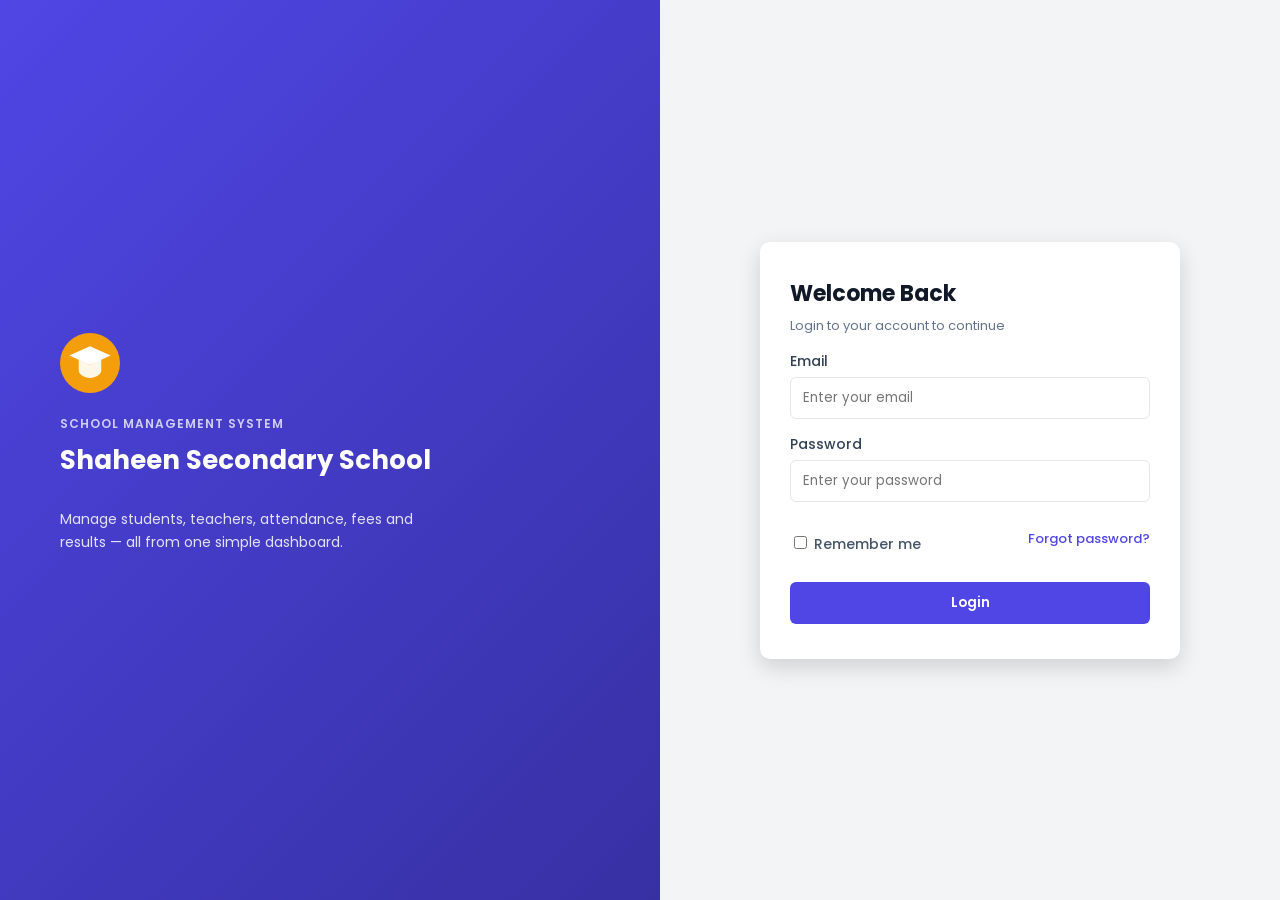
<file: index.html>
<!DOCTYPE html>
<html lang="en">
<head>
    <meta charset="UTF-8">
    <meta name="viewport" content="width=device-width, initial-scale=1.0">
    <title>School Management System</title>
    <link rel="stylesheet" href="css/style.css">
</head>
<body>

    <div class="login-page">

        <div class="login-brand">
            <div class="brand-logo"></div>
            <span class="brand-tag">School Management System</span>
            <h1>Shaheen Secondary School</h1>
            <p>Manage students, teachers, attendance, fees and results — all from one simple dashboard.</p>
        </div>

        <div class="login-form-wrap">
            <div class="login">
                <h2>Welcome Back</h2>
                <p class="login-sub">Login to your account to continue</p>

                <form id="loginForm">
                    <label for="email">Email</label>
                    <input type="email" id="email" placeholder="Enter your email">

                    <label for="password">Password</label>
                    <input type="password" id="password" placeholder="Enter your password">

                    <div class="login-options">
                        <label class="remember-me">
                            <input type="checkbox">
                            Remember me
                        </label>
                        <a href="#" class="forgot-link">Forgot password?</a>
                    </div>

                    <button type="submit">Login</button>
                </form>
            </div>
        </div>

    </div>

    <script src="js/script.js"></script>

</body>
</html>
</file>
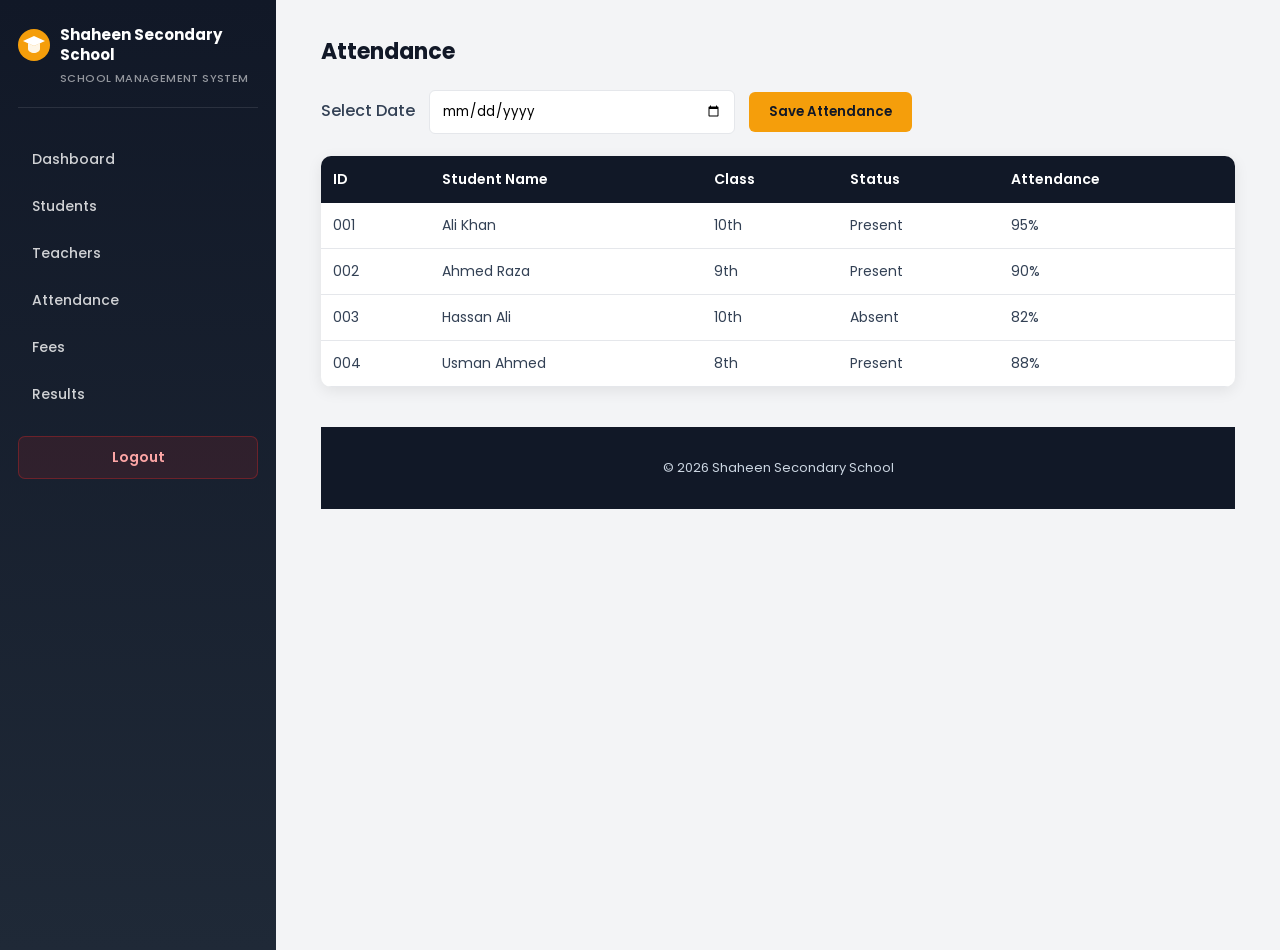
<file: attendance.html>
<!DOCTYPE html>
<html lang="en">
<head>
    <meta charset="UTF-8">
    <meta name="viewport" content="width=device-width, initial-scale=1.0">
    <title>Attendance - School Management System</title>
    <link rel="stylesheet" href="css/style.css">
</head>
<body>

    <div class="layout">

        <aside class="sidebar">
            <div class="sidebar-brand">
                <h1>Shaheen Secondary School</h1>
                <p>School Management System</p>
            </div>

            <nav>
                <a href="dashboard.html">Dashboard</a>
                <a href="students.html">Students</a>
                <a href="teachers.html">Teachers</a>
                <a href="attendance.html">Attendance</a>
                <a href="fees.html">Fees</a>
                <a href="results.html">Results</a>
            </nav>

            <a href="index.html" class="logout-link">Logout</a>
        </aside>

        <main class="main-content">
            <div class="attendance">
                <h2>Attendance</h2>

                <div class="attendance-top">
                    <label for="date">Select Date</label>
                    <input type="date" id="date">

                    <button>Save Attendance</button>
                </div>

                <table>
                    <thead>
                        <tr>
                            <th>ID</th>
                            <th>Student Name</th>
                            <th>Class</th>
                            <th>Status</th>
                            <th>Attendance</th>
                        </tr>
                    </thead>

                    <tbody>
                        <tr>
                            <td>001</td>
                            <td>Ali Khan</td>
                            <td>10th</td>
                            <td>Present</td>
                            <td>95%</td>
                        </tr>

                        <tr>
                            <td>002</td>
                            <td>Ahmed Raza</td>
                            <td>9th</td>
                            <td>Present</td>
                            <td>90%</td>
                        </tr>

                        <tr>
                            <td>003</td>
                            <td>Hassan Ali</td>
                            <td>10th</td>
                            <td>Absent</td>
                            <td>82%</td>
                        </tr>

                        <tr>
                            <td>004</td>
                            <td>Usman Ahmed</td>
                            <td>8th</td>
                            <td>Present</td>
                            <td>88%</td>
                        </tr>
                    </tbody>
                </table>

                <footer class="footer">
                    <p>© 2026 Shaheen Secondary School</p>
                </footer>
            </div>
        </main>

    </div>

    <script src="js/script.js"></script>
</body>
</html>
</file>
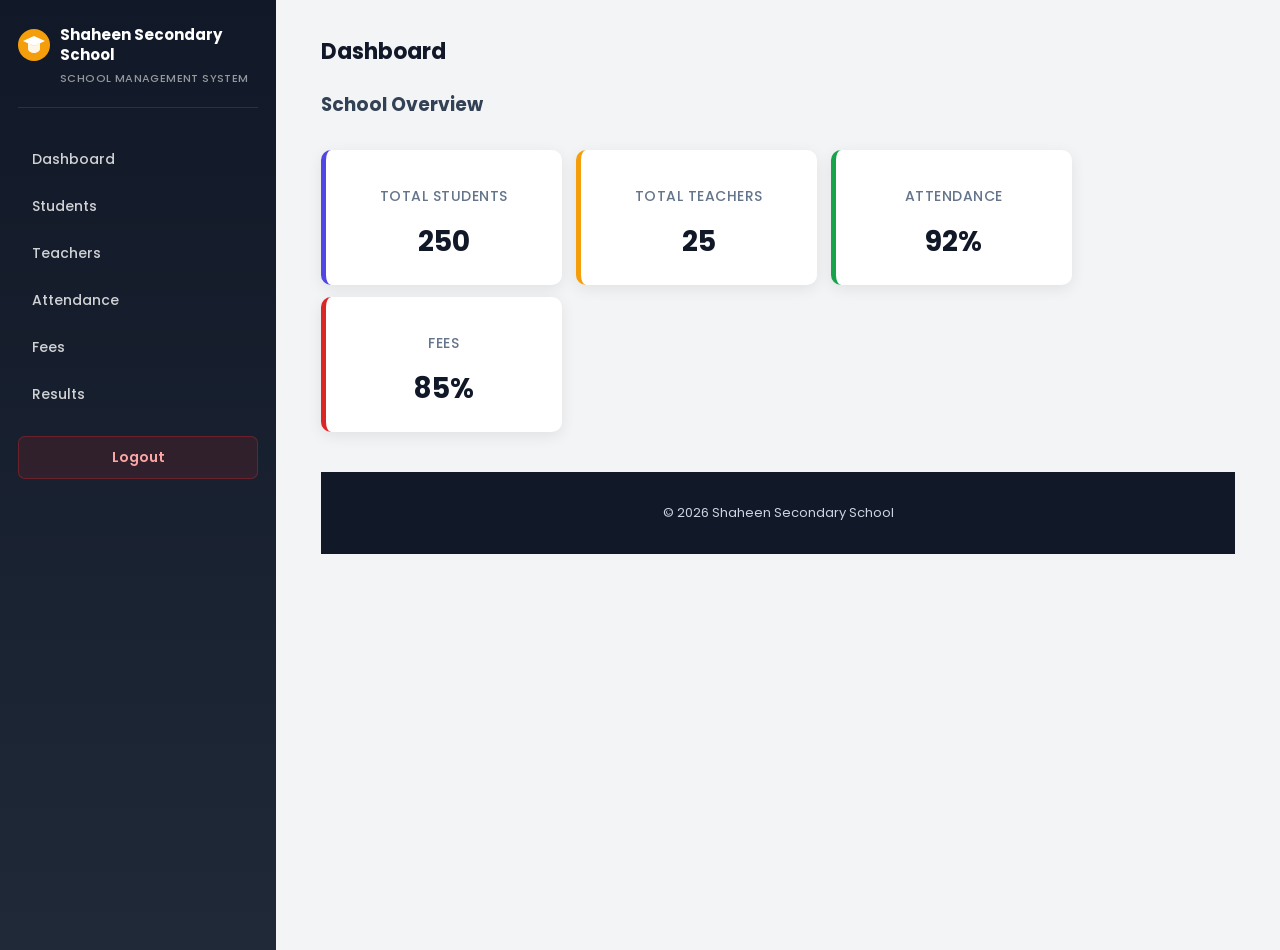
<file: dashboard.html>
<!DOCTYPE html>
<html lang="en">
<head>
    <meta charset="UTF-8">
    <meta name="viewport" content="width=device-width, initial-scale=1.0">
    <title>Dashboard - School Management System</title>
    <link rel="stylesheet" href="css/style.css">
</head>
<body>

    <div class="layout">

        <aside class="sidebar">
            <div class="sidebar-brand">
                <h1>Shaheen Secondary School</h1>
                <p>School Management System</p>
            </div>

            <nav>
                <a href="dashboard.html">Dashboard</a>
                <a href="students.html">Students</a>
                <a href="teachers.html">Teachers</a>
                <a href="attendance.html">Attendance</a>
                <a href="fees.html">Fees</a>
                <a href="results.html">Results</a>
            </nav>

            <a href="index.html" class="logout-link">Logout</a>
        </aside>

        <main class="main-content">
            <div class="dashboard">
                <h2>Dashboard</h2>

                <h3>School Overview</h3>

                <div class="card">
                    <h3>Total Students</h3>
                    <p>250</p>
                </div>

                <div class="card">
                    <h3>Total Teachers</h3>
                    <p>25</p>
                </div>

                <div class="card">
                    <h3>Attendance</h3>
                    <p>92%</p>
                </div>

                <div class="card">
                    <h3>Fees</h3>
                    <p>85%</p>
                </div>

                <footer class="footer">
                    <p>© 2026 Shaheen Secondary School</p>
                </footer>
            </div>
        </main>

    </div>

    <script src="js/script.js"></script>
</body>
</html>
</file>
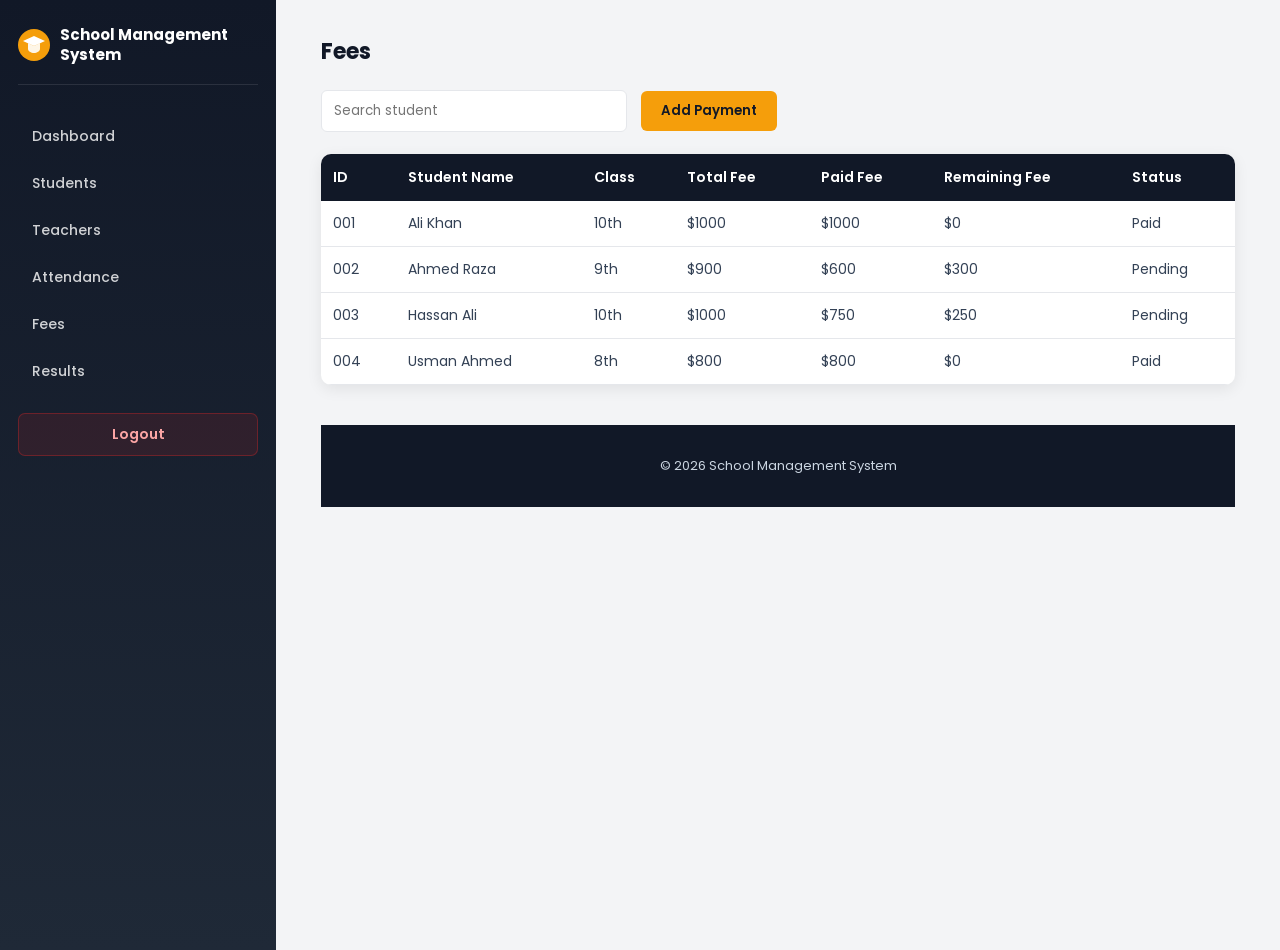
<file: fees.html>
<!DOCTYPE html>
<html lang="en">
<head>
    <meta charset="UTF-8">
    <meta name="viewport" content="width=device-width, initial-scale=1.0">
    <title>Fees - School Management System</title>
    <link rel="stylesheet" href="css/style.css">
</head>
<body>

    <div class="layout">

        <aside class="sidebar">
            <div class="sidebar-brand">
                <h1>School Management System</h1>
            </div>

            <nav>
                <a href="dashboard.html">Dashboard</a>
                <a href="students.html">Students</a>
                <a href="teachers.html">Teachers</a>
                <a href="attendance.html">Attendance</a>
                <a href="fees.html">Fees</a>
                <a href="results.html">Results</a>
            </nav>

            <a href="index.html" class="logout-link">Logout</a>
        </aside>

        <main class="main-content">
            <div class="fees">
                <h2>Fees</h2>

                <div class="fee-top">
                    <input type="text" placeholder="Search student">

                    <button>Add Payment</button>
                </div>

                <table>
                    <thead>
                        <tr>
                            <th>ID</th>
                            <th>Student Name</th>
                            <th>Class</th>
                            <th>Total Fee</th>
                            <th>Paid Fee</th>
                            <th>Remaining Fee</th>
                            <th>Status</th>
                        </tr>
                    </thead>

                    <tbody>
                        <tr>
                            <td>001</td>
                            <td>Ali Khan</td>
                            <td>10th</td>
                            <td>$1000</td>
                            <td>$1000</td>
                            <td>$0</td>
                            <td>Paid</td>
                        </tr>

                        <tr>
                            <td>002</td>
                            <td>Ahmed Raza</td>
                            <td>9th</td>
                            <td>$900</td>
                            <td>$600</td>
                            <td>$300</td>
                            <td>Pending</td>
                        </tr>

                        <tr>
                            <td>003</td>
                            <td>Hassan Ali</td>
                            <td>10th</td>
                            <td>$1000</td>
                            <td>$750</td>
                            <td>$250</td>
                            <td>Pending</td>
                        </tr>

                        <tr>
                            <td>004</td>
                            <td>Usman Ahmed</td>
                            <td>8th</td>
                            <td>$800</td>
                            <td>$800</td>
                            <td>$0</td>
                            <td>Paid</td>
                        </tr>
                    </tbody>
                </table>

                <footer class="footer">
                    <p>© 2026 School Management System</p>
                </footer>
            </div>
        </main>

    </div>

    <script src="js/script.js"></script>
</body>
</html>
</file>
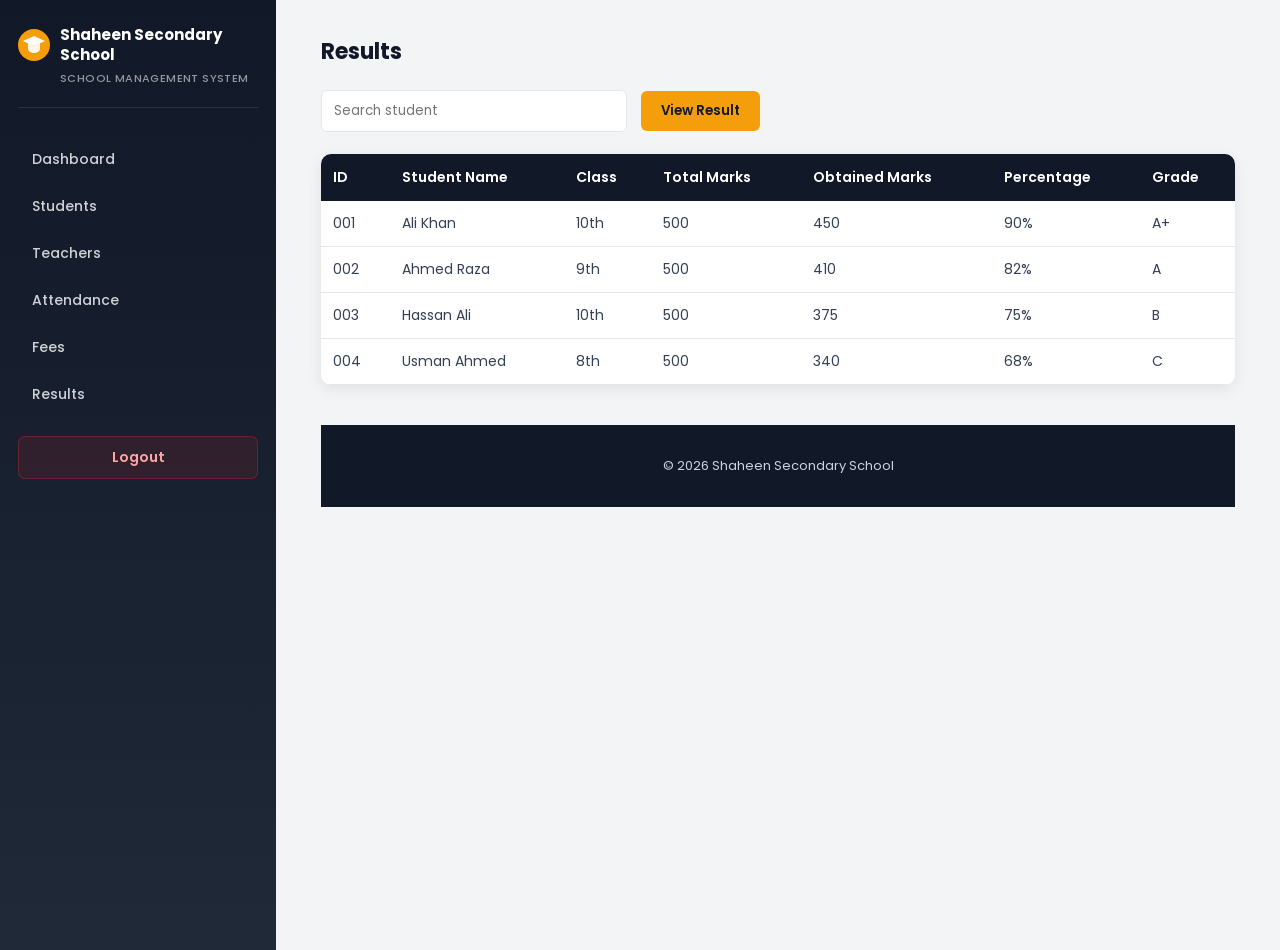
<file: results.html>
<!DOCTYPE html>
<html lang="en">
<head>
    <meta charset="UTF-8">
    <meta name="viewport" content="width=device-width, initial-scale=1.0">
    <title>Results - School Management System</title>
    <link rel="stylesheet" href="css/style.css">
</head>
<body>

    <div class="layout">

        <aside class="sidebar">
            <div class="sidebar-brand">
                <h1>Shaheen Secondary School</h1>
                <p>School Management System</p>
            </div>

            <nav>
                <a href="dashboard.html">Dashboard</a>
                <a href="students.html">Students</a>
                <a href="teachers.html">Teachers</a>
                <a href="attendance.html">Attendance</a>
                <a href="fees.html">Fees</a>
                <a href="results.html">Results</a>
            </nav>

            <a href="index.html" class="logout-link">Logout</a>
        </aside>

        <main class="main-content">
            <div class="results">
                <h2>Results</h2>

                <div class="result-top">
                    <input type="text" placeholder="Search student">

                    <button>View Result</button>
                </div>

                <table>
                    <thead>
                        <tr>
                            <th>ID</th>
                            <th>Student Name</th>
                            <th>Class</th>
                            <th>Total Marks</th>
                            <th>Obtained Marks</th>
                            <th>Percentage</th>
                            <th>Grade</th>
                        </tr>
                    </thead>

                    <tbody>
                        <tr>
                            <td>001</td>
                            <td>Ali Khan</td>
                            <td>10th</td>
                            <td>500</td>
                            <td>450</td>
                            <td>90%</td>
                            <td>A+</td>
                        </tr>

                        <tr>
                            <td>002</td>
                            <td>Ahmed Raza</td>
                            <td>9th</td>
                            <td>500</td>
                            <td>410</td>
                            <td>82%</td>
                            <td>A</td>
                        </tr>

                        <tr>
                            <td>003</td>
                            <td>Hassan Ali</td>
                            <td>10th</td>
                            <td>500</td>
                            <td>375</td>
                            <td>75%</td>
                            <td>B</td>
                        </tr>

                        <tr>
                            <td>004</td>
                            <td>Usman Ahmed</td>
                            <td>8th</td>
                            <td>500</td>
                            <td>340</td>
                            <td>68%</td>
                            <td>C</td>
                        </tr>
                    </tbody>
                </table>

                <footer class="footer">
                    <p>© 2026 Shaheen Secondary School</p>
                </footer>
            </div>
        </main>

    </div>

    <script src="js/script.js"></script>
</body>
</html>
</file>
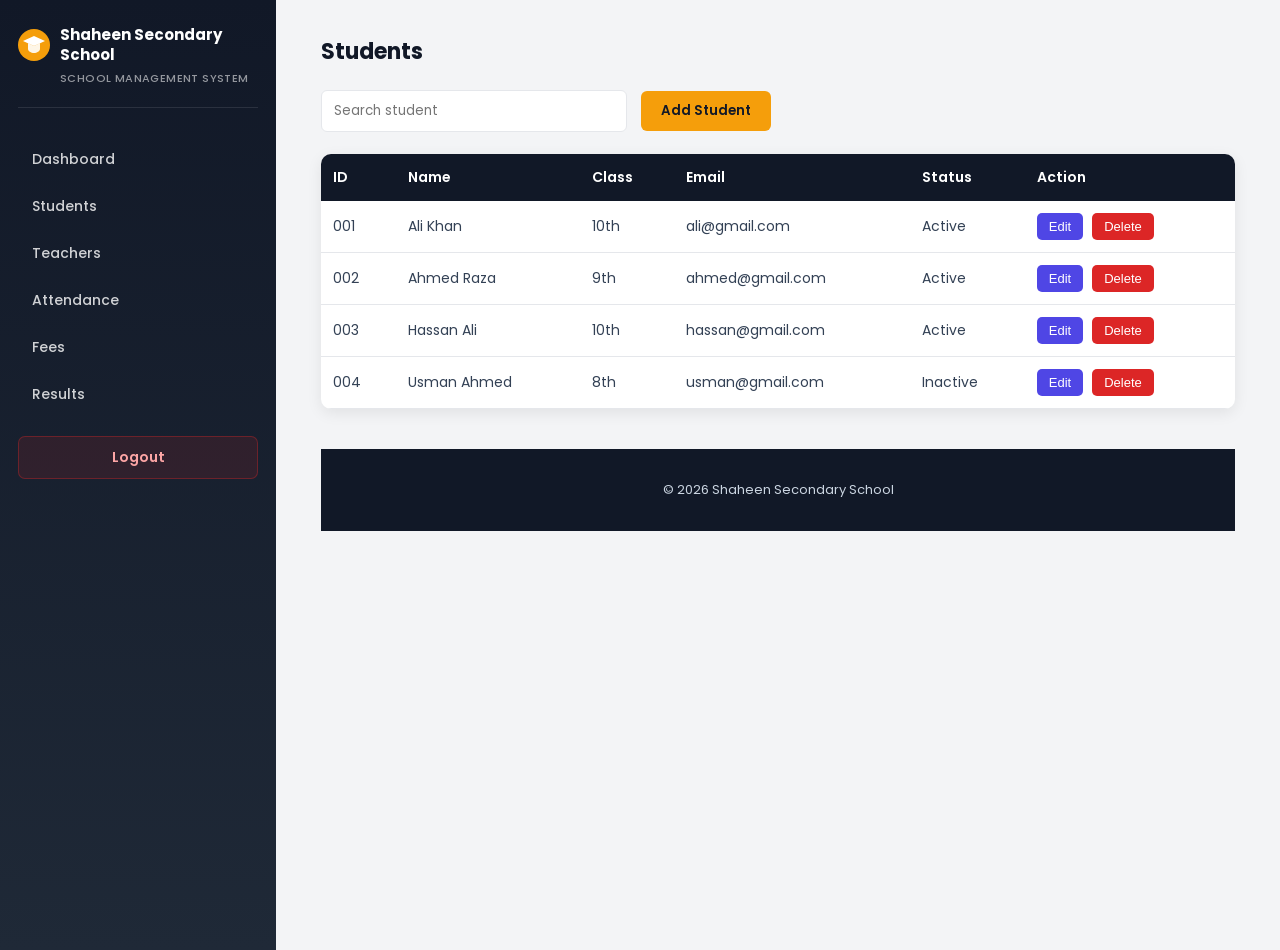
<file: students.html>
<!DOCTYPE html>
<html lang="en">
<head>
    <meta charset="UTF-8">
    <meta name="viewport" content="width=device-width, initial-scale=1.0">
    <title>Students - School Management System</title>
    <link rel="stylesheet" href="css/style.css">
</head>
<body>

    <div class="layout">

        <aside class="sidebar">
            <div class="sidebar-brand">
                <h1>Shaheen Secondary School</h1>
                <p>School Management System</p>
            </div>

            <nav>
                <a href="dashboard.html">Dashboard</a>
                <a href="students.html">Students</a>
                <a href="teachers.html">Teachers</a>
                <a href="attendance.html">Attendance</a>
                <a href="fees.html">Fees</a>
                <a href="results.html">Results</a>
            </nav>

            <a href="index.html" class="logout-link">Logout</a>
        </aside>

        <main class="main-content">
            <div class="students">
                <h2>Students</h2>

                <div class="student-top">
                    <input type="text" id="searchStudent" placeholder="Search student">

                    <button id="addStudent">Add Student</button>
                </div>

                <table id="studentTable">
                    <thead>
                        <tr>
                            <th>ID</th>
                            <th>Name</th>
                            <th>Class</th>
                            <th>Email</th>
                            <th>Status</th>
                            <th>Action</th>
                        </tr>
                    </thead>

                    <tbody>
                        <tr>
                            <td>001</td>
                            <td>Ali Khan</td>
                            <td>10th</td>
                            <td>ali@gmail.com</td>
                            <td>Active</td>
                            <td>
                                <button onclick="editStudent(this)">Edit</button>
                                <button onclick="deleteStudent(this)">Delete</button>
                            </td>
                        </tr>

                        <tr>
                            <td>002</td>
                            <td>Ahmed Raza</td>
                            <td>9th</td>
                            <td>ahmed@gmail.com</td>
                            <td>Active</td>
                            <td>
                                <button onclick="editStudent(this)">Edit</button>
                                <button onclick="deleteStudent(this)">Delete</button>
                            </td>
                        </tr>

                        <tr>
                            <td>003</td>
                            <td>Hassan Ali</td>
                            <td>10th</td>
                            <td>hassan@gmail.com</td>
                            <td>Active</td>
                            <td>
                                <button onclick="editStudent(this)">Edit</button>
                                <button onclick="deleteStudent(this)">Delete</button>
                            </td>
                        </tr>

                        <tr>
                            <td>004</td>
                            <td>Usman Ahmed</td>
                            <td>8th</td>
                            <td>usman@gmail.com</td>
                            <td>Inactive</td>
                            <td>
                                <button onclick="editStudent(this)">Edit</button>
                                <button onclick="deleteStudent(this)">Delete</button>
                            </td>
                        </tr>
                    </tbody>
                </table>

                <footer class="footer">
                    <p>© 2026 Shaheen Secondary School</p>
                </footer>
            </div>
        </main>

    </div>

    <script src="js/script.js"></script>
</body>
</html>
</file>
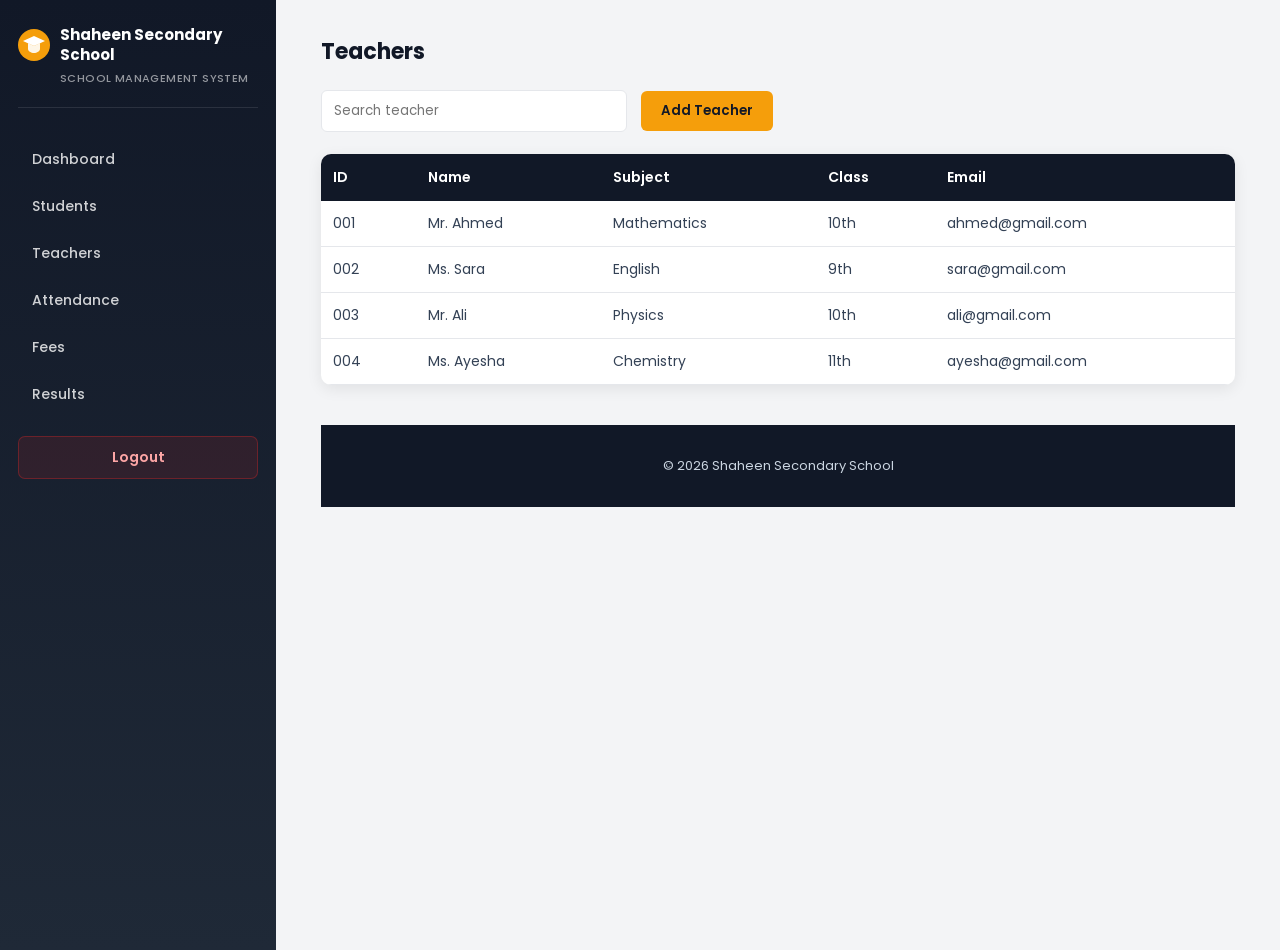
<file: teachers.html>
<!DOCTYPE html>
<html lang="en">
<head>
    <meta charset="UTF-8">
    <meta name="viewport" content="width=device-width, initial-scale=1.0">
    <title>Teachers - School Management System</title>
    <link rel="stylesheet" href="css/style.css">
</head>
<body>

    <div class="layout">

        <aside class="sidebar">
            <div class="sidebar-brand">
                <h1>Shaheen Secondary School</h1>
                <p>School Management System</p>
            </div>

            <nav>
                <a href="dashboard.html">Dashboard</a>
                <a href="students.html">Students</a>
                <a href="teachers.html">Teachers</a>
                <a href="attendance.html">Attendance</a>
                <a href="fees.html">Fees</a>
                <a href="results.html">Results</a>
            </nav>

            <a href="index.html" class="logout-link">Logout</a>
        </aside>

        <main class="main-content">
            <div class="teachers">
                <h2>Teachers</h2>

                <div class="teacher-top">
                    <input type="text" placeholder="Search teacher">
                    <button>Add Teacher</button>
                </div>

                <table>
                    <thead>
                        <tr>
                            <th>ID</th>
                            <th>Name</th>
                            <th>Subject</th>
                            <th>Class</th>
                            <th>Email</th>
                        </tr>
                    </thead>

                    <tbody>
                        <tr>
                            <td>001</td>
                            <td>Mr. Ahmed</td>
                            <td>Mathematics</td>
                            <td>10th</td>
                            <td>ahmed@gmail.com</td>
                        </tr>

                        <tr>
                            <td>002</td>
                            <td>Ms. Sara</td>
                            <td>English</td>
                            <td>9th</td>
                            <td>sara@gmail.com</td>
                        </tr>

                        <tr>
                            <td>003</td>
                            <td>Mr. Ali</td>
                            <td>Physics</td>
                            <td>10th</td>
                            <td>ali@gmail.com</td>
                        </tr>

                        <tr>
                            <td>004</td>
                            <td>Ms. Ayesha</td>
                            <td>Chemistry</td>
                            <td>11th</td>
                            <td>ayesha@gmail.com</td>
                        </tr>
                    </tbody>
                </table>

                <footer class="footer">
                    <p>© 2026 Shaheen Secondary School</p>
                </footer>
            </div>
        </main>

    </div>

    <script src="js/script.js"></script>
</body>
</html>
</file>
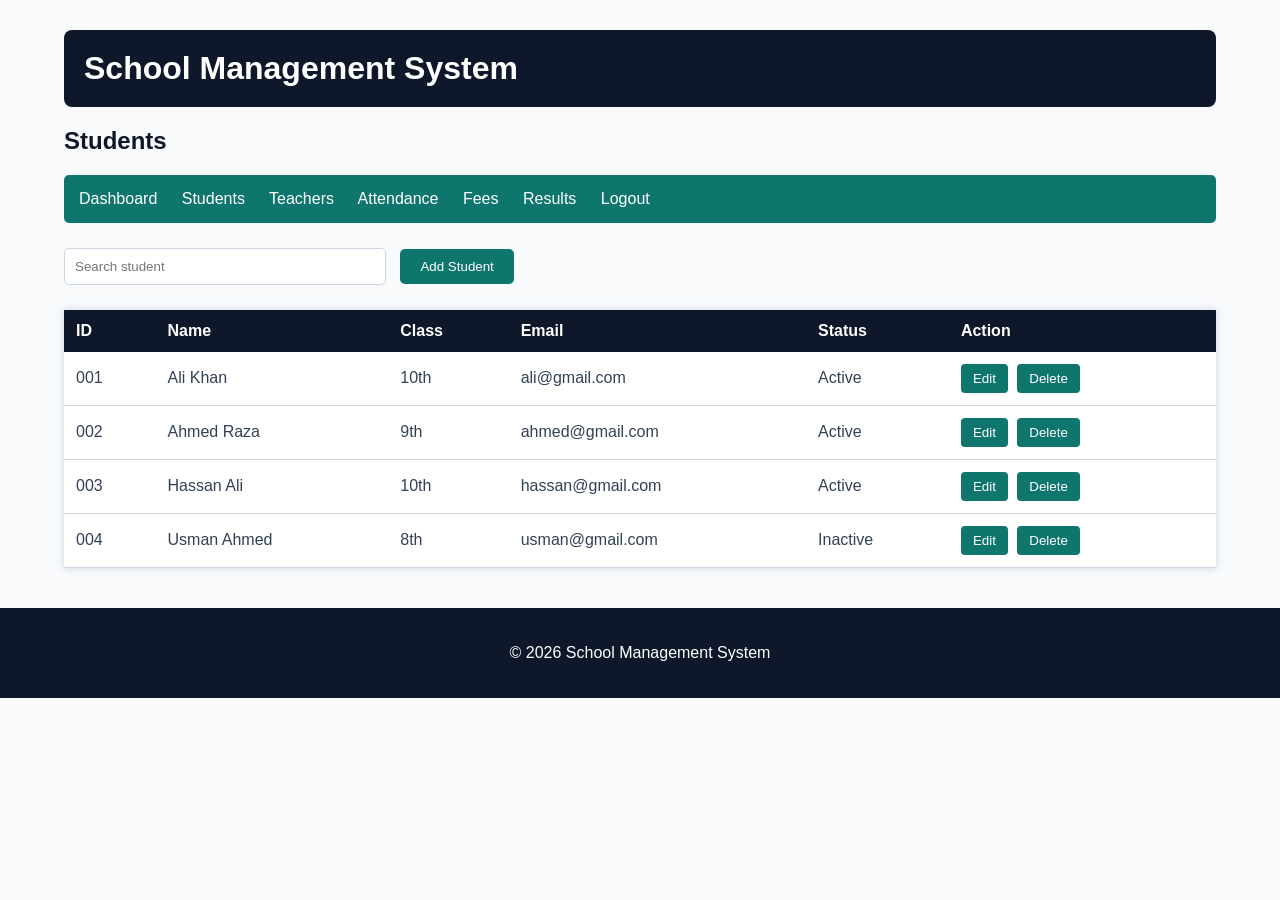
<file: school-management-system/students.html>
<!DOCTYPE html>
<html lang="en">
<head>
    <meta charset="UTF-8">
    <meta name="viewport" content="width=device-width, initial-scale=1.0">
    <title>Students - School Management System</title>
    <link rel="stylesheet" href="css/style.css">
</head>
<body>

    <div class="students">
        <h1>School Management System</h1>
        <h2>Students</h2>

        <nav>
            <a href="dashboard.html">Dashboard</a>
            <a href="students.html">Students</a>
            <a href="teachers.html">Teachers</a>
            <a href="attendance.html">Attendance</a>
            <a href="fees.html">Fees</a>
            <a href="results.html">Results</a>
            <a href="index.html">Logout</a>
        </nav>

        <div class="student-top">
            <input type="text" id="searchStudent" placeholder="Search student">

            <button id="addStudent">Add Student</button>
        </div>

        <table id="studentTable">
            <thead>
                <tr>
                    <th>ID</th>
                    <th>Name</th>
                    <th>Class</th>
                    <th>Email</th>
                    <th>Status</th>
                    <th>Action</th>
                </tr>
            </thead>

            <tbody>
                <tr>
                    <td>001</td>
                    <td>Ali Khan</td>
                    <td>10th</td>
                    <td>ali@gmail.com</td>
                    <td>Active</td>
                    <td>
                        <button onclick="editStudent(this)">Edit</button>
                        <button onclick="deleteStudent(this)">Delete</button>
                    </td>
                </tr>

                <tr>
                    <td>002</td>
                    <td>Ahmed Raza</td>
                    <td>9th</td>
                    <td>ahmed@gmail.com</td>
                    <td>Active</td>
                    <td>
                        <button onclick="editStudent(this)">Edit</button>
                        <button onclick="deleteStudent(this)">Delete</button>
                    </td>
                </tr>

                <tr>
                    <td>003</td>
                    <td>Hassan Ali</td>
                    <td>10th</td>
                    <td>hassan@gmail.com</td>
                    <td>Active</td>
                    <td>
                        <button onclick="editStudent(this)">Edit</button>
                        <button onclick="deleteStudent(this)">Delete</button>
                    </td>
                </tr>

                <tr>
                    <td>004</td>
                    <td>Usman Ahmed</td>
                    <td>8th</td>
                    <td>usman@gmail.com</td>
                    <td>Inactive</td>
                    <td>
                        <button onclick="editStudent(this)">Edit</button>
                        <button onclick="deleteStudent(this)">Delete</button>
                    </td>
                </tr>
            </tbody>
        </table>
    </div>

    <footer class="footer">
        <p>© 2026 School Management System</p>
    </footer>

    <script src="js/script.js"></script>

</body>
</html>
</file>
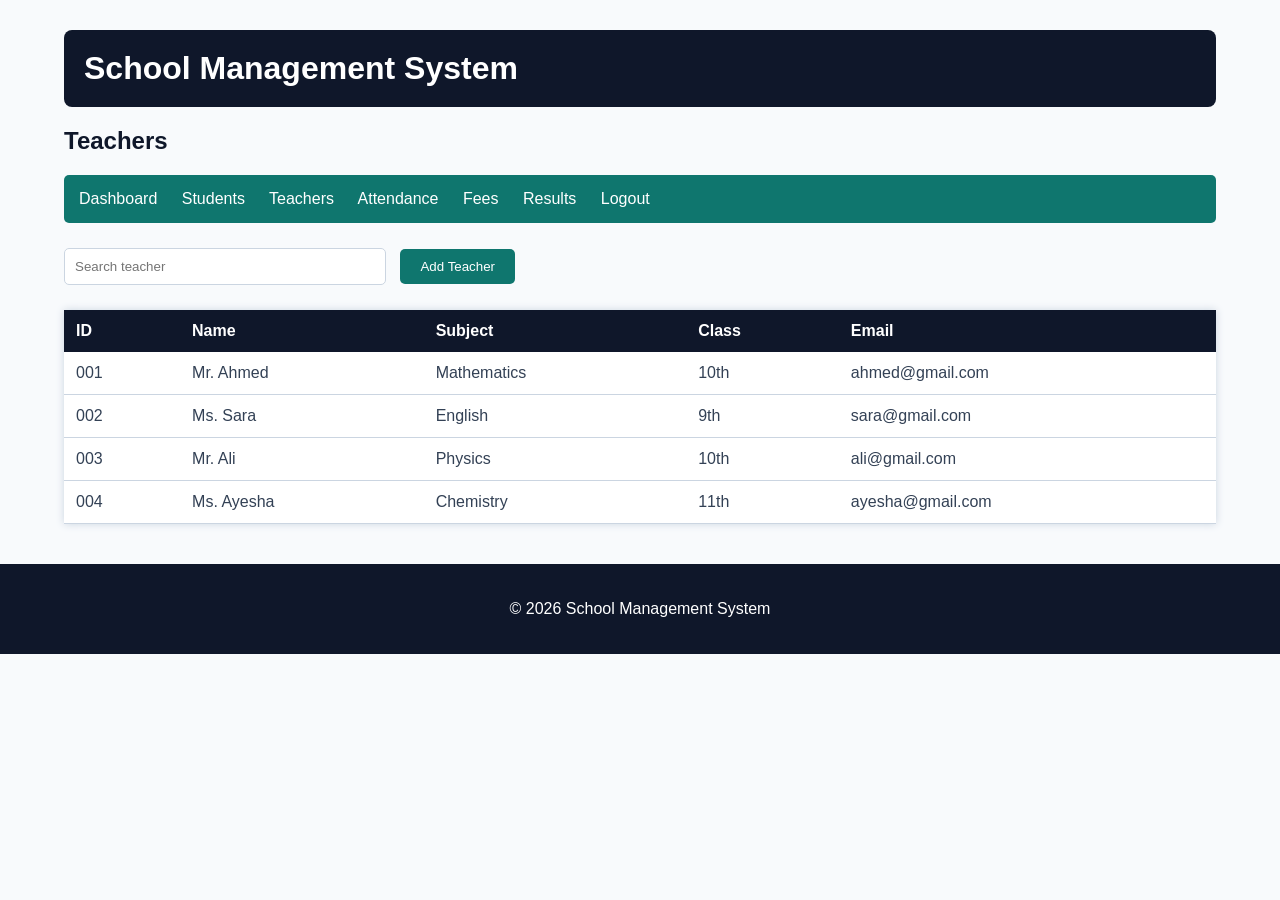
<file: school-management-system/teachers.html>
<!DOCTYPE html>
<html lang="en">
<head>
    <meta charset="UTF-8">
    <meta name="viewport" content="width=device-width, initial-scale=1.0">
    <title>Teachers - School Management System</title>
    <link rel="stylesheet" href="css/style.css">
</head>
<body>

    <div class="teachers">
        <h1>School Management System</h1>
        <h2>Teachers</h2>

        <nav>
            <a href="dashboard.html">Dashboard</a>
            <a href="students.html">Students</a>
            <a href="teachers.html">Teachers</a>
            <a href="attendance.html">Attendance</a>
            <a href="fees.html">Fees</a>
            <a href="results.html">Results</a>
            <a href="index.html">Logout</a>
        </nav>

        <div class="teacher-top">
            <input type="text" placeholder="Search teacher">
            <button>Add Teacher</button>
        </div>

        <table>
            <thead>
                <tr>
                    <th>ID</th>
                    <th>Name</th>
                    <th>Subject</th>
                    <th>Class</th>
                    <th>Email</th>
                </tr>
            </thead>

            <tbody>
                <tr>
                    <td>001</td>
                    <td>Mr. Ahmed</td>
                    <td>Mathematics</td>
                    <td>10th</td>
                    <td>ahmed@gmail.com</td>
                </tr>

                <tr>
                    <td>002</td>
                    <td>Ms. Sara</td>
                    <td>English</td>
                    <td>9th</td>
                    <td>sara@gmail.com</td>
                </tr>

                <tr>
                    <td>003</td>
                    <td>Mr. Ali</td>
                    <td>Physics</td>
                    <td>10th</td>
                    <td>ali@gmail.com</td>
                </tr>

                <tr>
                    <td>004</td>
                    <td>Ms. Ayesha</td>
                    <td>Chemistry</td>
                    <td>11th</td>
                    <td>ayesha@gmail.com</td>
                </tr>
            </tbody>
        </table>

    </div>

    <footer class="footer">
        <p>© 2026 School Management System</p>
    </footer>

    <script src="js/script.js"></script>

</body>
</html>
</file>
<file: css/style.css>
@import url('https://fonts.googleapis.com/css2?family=Poppins:wght@400;500;600;700&display=swap');

:root {
    --primary: #4f46e5;
    --primary-dark: #3730a3;
    --accent: #f59e0b;
    --dark: #111827;
    --light-bg: #f3f4f6;
    --white: #ffffff;
    --border: #e5e7eb;
    --radius: 10px;
    --shadow: 0 4px 15px rgba(0, 0, 0, 0.08);
    --shadow-hover: 0 8px 22px rgba(0, 0, 0, 0.15);
}

body {
    margin: 0;
    padding: 0;
    font-family: 'Poppins', 'Segoe UI', Arial, sans-serif;
    background-color: var(--light-bg);
    color: #334155;
}

.sidebar-brand h1::before {
    content: "";
    display: inline-block;
    width: 32px;
    height: 32px;
    margin-right: 10px;
    flex-shrink: 0;
    background-image: url("data:image/svg+xml,%3Csvg xmlns='http://www.w3.org/2000/svg' viewBox='0 0 64 64'%3E%3Ccircle cx='32' cy='32' r='32' fill='%23f59e0b'/%3E%3Cpath d='M32 14 L54 24 L32 34 L10 24 Z' fill='white'/%3E%3Cpath d='M20 28 V40 C20 44 26 48 32 48 C38 48 44 44 44 40 V28 L32 34 Z' fill='white' opacity='0.9'/%3E%3C/svg%3E");
    background-size: contain;
    background-repeat: no-repeat;
}

.brand-logo {
    width: 60px;
    height: 60px;
    margin-bottom: 22px;
    background-image: url("data:image/svg+xml,%3Csvg xmlns='http://www.w3.org/2000/svg' viewBox='0 0 64 64'%3E%3Ccircle cx='32' cy='32' r='32' fill='%23f59e0b'/%3E%3Cpath d='M32 14 L54 24 L32 34 L10 24 Z' fill='white'/%3E%3Cpath d='M20 28 V40 C20 44 26 48 32 48 C38 48 44 44 44 40 V28 L32 34 Z' fill='white' opacity='0.9'/%3E%3C/svg%3E");
    background-size: contain;
    background-repeat: no-repeat;
}

.login-page {
    display: flex;
    min-height: 100vh;
}

.login-brand {
    flex: 1;
    display: flex;
    flex-direction: column;
    justify-content: center;
    background: linear-gradient(135deg, var(--primary), var(--primary-dark));
    color: white;
    padding: 60px;
}

    .login-brand h1 {
        font-size: 26px;
        font-weight: 700;
        margin: 0 0 14px 0;
    }

.brand-tag {
    display: block;
    font-size: 12px;
    font-weight: 600;
    text-transform: uppercase;
    letter-spacing: 1px;
    color: rgba(255, 255, 255, 0.75);
    margin-bottom: 8px;
}

.login-brand p {
    max-width: 380px;
    line-height: 1.6;
    color: rgba(255, 255, 255, 0.85);
    font-size: 14px;
}

.login-form-wrap {
    flex: 1;
    display: flex;
    align-items: center;
    justify-content: center;
    background-color: var(--light-bg);
    padding: 40px;
}

.login {
    width: 100%;
    max-width: 360px;
    padding: 35px 30px;
    background-color: var(--white);
    border-radius: var(--radius);
    box-shadow: var(--shadow-hover);
    text-align: left;
}

    .login h2 {
        color: var(--dark);
        font-weight: 700;
        font-size: 22px;
        margin: 0;
    }

.login-sub {
    color: #64748b;
    font-size: 13px;
    margin-top: 6px;
    margin-bottom: 5px;
}

.login label {
    display: block;
    text-align: left;
    margin-top: 15px;
    margin-bottom: 5px;
    font-weight: 500;
    font-size: 14px;
}

.login input {
    width: 100%;
    padding: 10px 12px;
    box-sizing: border-box;
    border: 1px solid var(--border);
    border-radius: 6px;
    font-family: inherit;
    outline: none;
    transition: border 0.2s ease, box-shadow 0.2s ease;
}

    .login input:focus {
        border-color: var(--primary);
        box-shadow: 0 0 0 3px rgba(79, 70, 229, 0.15);
    }

.login-options {
    display: flex;
    align-items: center;
    justify-content: space-between;
    margin-top: 16px;
}

.remember-me {
    display: flex;
    align-items: center;
    gap: 6px;
    font-size: 13px;
    font-weight: 400;
    color: #475569;
    margin: 0;
}

    .remember-me input {
        width: auto;
        padding: 0;
        border: none;
        accent-color: var(--primary);
    }

.forgot-link {
    font-size: 13px;
    color: var(--primary);
    text-decoration: none;
    font-weight: 500;
}

    .forgot-link:hover {
        text-decoration: underline;
    }

.login button {
    width: 100%;
    margin-top: 22px;
    padding: 11px;
    background-color: var(--primary);
    color: white;
    border: none;
    border-radius: 6px;
    font-family: inherit;
    font-weight: 600;
    cursor: pointer;
    transition: background 0.2s ease, transform 0.1s ease;
}

    .login button:hover {
        background-color: var(--primary-dark);
        transform: translateY(-1px);
    }

@media (max-width: 800px) {
    .login-brand {
        display: none;
    }
}

.layout {
    display: flex;
    align-items: flex-start;
    min-height: 100vh;
}

.sidebar {
    width: 240px;
    min-height: 100vh;
    background: linear-gradient(180deg, var(--dark), #1f2937);
    padding: 25px 18px;
    display: flex;
    flex-direction: column;
    position: sticky;
    top: 0;
}

.sidebar-brand {
    margin-bottom: 30px;
    padding-bottom: 20px;
    border-bottom: 1px solid rgba(255, 255, 255, 0.1);
}

    .sidebar-brand h1 {
        display: flex;
        align-items: center;
        color: white;
        font-size: 15px;
        font-weight: 700;
        line-height: 1.3;
        margin: 0;
    }

    .sidebar-brand p {
        margin: 6px 0 0 42px;
        font-size: 11px;
        color: rgba(255, 255, 255, 0.55);
        font-weight: 500;
        text-transform: uppercase;
        letter-spacing: 0.4px;
    }

.sidebar nav {
    display: flex;
    flex-direction: column;
    gap: 4px;
}

    .sidebar nav a {
        color: rgba(255, 255, 255, 0.8);
        text-decoration: none;
        font-size: 14px;
        font-weight: 500;
        padding: 11px 14px;
        border-radius: 7px;
        transition: background 0.2s ease, color 0.2s ease;
    }

        .sidebar nav a:hover {
            background-color: rgba(255, 255, 255, 0.1);
            color: white;
        }

.logout-link {
    margin-top: auto;
    padding-top: 16px;
    margin-top: auto;
    text-align: center;
    text-decoration: none;
    font-weight: 600;
    font-size: 14px;
    color: #fca5a5;
    background-color: rgba(220, 38, 38, 0.12);
    border: 1px solid rgba(220, 38, 38, 0.35);
    border-radius: 7px;
    padding: 10px 14px;
    margin-top: 20px;
    transition: background 0.2s ease, color 0.2s ease;
}

    .logout-link:hover {
        background-color: #dc2626;
        color: white;
    }

.main-content {
    flex: 1;
    padding: 35px 45px;
}

.dashboard, .students, .teachers, .attendance, .fees, .results {
    width: 100%;
}

    .dashboard h2, .students h2, .teachers h2, .attendance h2,
    .fees h2, .results h2 {
        color: var(--dark);
        margin-top: 0;
        margin-bottom: 22px;
        font-size: 22px;
    }

.card {
    display: inline-block;
    width: 21%;
    margin: 12px 10px 0 0;
    padding: 22px;
    background-color: var(--white);
    border-radius: var(--radius);
    border-left: 5px solid var(--primary);
    box-shadow: var(--shadow);
    text-align: center;
    transition: transform 0.2s ease, box-shadow 0.2s ease;
}

    .card:hover {
        transform: translateY(-4px);
        box-shadow: var(--shadow-hover);
    }

    .card h3 {
        color: #64748b;
        font-size: 14px;
        font-weight: 500;
        text-transform: uppercase;
        letter-spacing: 0.5px;
    }

    .card p {
        font-size: 28px;
        font-weight: 700;
        color: var(--dark);
        margin: 8px 0 0 0;
    }

    .card:nth-of-type(1) {
        border-left-color: var(--primary);
    }

    .card:nth-of-type(2) {
        border-left-color: var(--accent);
    }

    .card:nth-of-type(3) {
        border-left-color: #16a34a;
    }

    .card:nth-of-type(4) {
        border-left-color: #dc2626;
    }


.student-top, .teacher-top, .attendance-top, .fee-top, .result-top {
    margin: 22px 0;
}

    .student-top input, .teacher-top input, .attendance-top input,
    .fee-top input, .result-top input {
        width: 280px;
        padding: 10px 12px;
        border: 1px solid var(--border);
        border-radius: 6px;
        font-family: inherit;
        outline: none;
    }

        .student-top input:focus, .teacher-top input:focus, .attendance-top input:focus,
        .fee-top input:focus, .result-top input:focus {
            border-color: var(--primary);
        }

    .attendance-top label {
        margin-right: 10px;
        font-weight: 500;
    }

    .student-top button, .teacher-top button, .attendance-top button,
    .fee-top button, .result-top button {
        padding: 10px 20px;
        margin-left: 10px;
        background-color: var(--accent);
        color: var(--dark);
        border: none;
        border-radius: 6px;
        font-family: inherit;
        font-weight: 600;
        cursor: pointer;
        transition: background 0.2s ease;
    }

        .student-top button:hover, .teacher-top button:hover, .attendance-top button:hover,
        .fee-top button:hover, .result-top button:hover {
            background-color: #d97706;
        }

.students table, .teachers table, .attendance table,
.fees table, .results table {
    width: 100%;
    border-collapse: collapse;
    background-color: var(--white);
    border-radius: var(--radius);
    overflow: hidden;
    box-shadow: var(--shadow);
}

.students th, .teachers th, .attendance th, .fees th, .results th {
    background-color: var(--dark);
    color: white;
    padding: 13px 12px;
    text-align: left;
    font-weight: 600;
    font-size: 14px;
}

.students td, .teachers td, .attendance td, .fees td, .results td {
    padding: 12px;
    border-bottom: 1px solid var(--border);
    font-size: 14px;
}

.students tr:hover, .teachers tr:hover, .attendance tr:hover,
.fees tr:hover, .results tr:hover {
    background-color: #f8fafc;
}

.students td button {
    padding: 6px 12px;
    margin-right: 5px;
    background-color: var(--primary);
    color: white;
    border: none;
    border-radius: 5px;
    font-size: 13px;
    cursor: pointer;
    transition: background 0.2s ease;
}

    .students td button:hover {
        background-color: var(--primary-dark);
    }

    .students td button:last-child {
        background-color: #dc2626;
    }

        .students td button:last-child:hover {
            background-color: #b91c1c;
        }

.footer {
    margin-top: 40px;
    padding: 18px;
    background-color: var(--dark);
    color: #cbd5e1;
    text-align: center;
    font-size: 13px;
}
</file>
<file: school-management-system/css/style.css>
body {
    margin: 0;
    padding: 0;
    font-family: "Segoe UI", Arial, sans-serif;
    background-color: #f8fafc;
    color: #334155;
}

.login {
    width: 350px;
    margin: 100px auto;
    padding: 30px;
    background-color: #ffffff;
    border-radius: 10px;
    box-shadow: 0 0 10px #cbd5e1;
}

.login h1 {
    text-align: center;
    color: #0f172a;
}

.login h2 {
    text-align: center;
    color: #0f766e;
}

.login label {
    display: block;
    margin-top: 15px;
    margin-bottom: 5px;
}

.login input {
    width: 100%;
    padding: 10px;
    box-sizing: border-box;
    border: 1px solid #cbd5e1;
    border-radius: 5px;
}

.login button {
    width: 100%;
    margin-top: 20px;
    padding: 10px;
    background-color: #0f766e;
    color: white;
    border: none;
    border-radius: 5px;
    cursor: pointer;
}

.login button:hover {
    background-color: #115e59;
}

.dashboard {
    width: 90%;
    margin: 30px auto;
}

.dashboard h1 {
    background-color: #0f172a;
    color: white;
    padding: 20px;
    margin: 0;
    border-radius: 8px;
}

.dashboard h2 {
    color: #0f172a;
}

.dashboard nav {
    background-color: #0f766e;
    padding: 15px;
    margin-top: 10px;
    border-radius: 5px;
}

.dashboard nav a {
    color: white;
    text-decoration: none;
    margin-right: 20px;
}

.dashboard nav a:hover {
    text-decoration: underline;
}

.card {
    display: inline-block;
    width: 20%;
    margin: 10px;
    padding: 20px;
    background-color: #ffffff;
    border-radius: 8px;
    box-shadow: 0 0 8px #cbd5e1;
    text-align: center;
}

.card h3 {
    color: #0f172a;
}

.card p {
    font-size: 25px;
    font-weight: bold;
    color: #0f766e;
}

.footer {
    margin-top: 40px;
    padding: 20px;
    background-color: #0f172a;
    color: white;
    text-align: center;
}

.teachers {
    width: 90%;
    margin: 30px auto;
}

.teachers h1 {
    background-color: #0f172a;
    color: white;
    padding: 20px;
    margin: 0;
    border-radius: 8px;
}

.teachers h2 {
    color: #0f172a;
}

.teachers nav {
    background-color: #0f766e;
    padding: 15px;
    margin-top: 10px;
    border-radius: 5px;
}

.teachers nav a {
    color: white;
    text-decoration: none;
    margin-right: 20px;
}

.teachers nav a:hover {
    text-decoration: underline;
}

.teacher-top {
    margin: 25px 0;
}

.teacher-top input {
    width: 300px;
    padding: 10px;
    border: 1px solid #cbd5e1;
    border-radius: 5px;
}

.teacher-top button {
    padding: 10px 20px;
    margin-left: 10px;
    background-color: #0f766e;
    color: white;
    border: none;
    border-radius: 5px;
    cursor: pointer;
}

.teacher-top button:hover {
    background-color: #115e59;
}

.teachers table {
    width: 100%;
    border-collapse: collapse;
    background-color: white;
    box-shadow: 0 0 8px #cbd5e1;
}

.teachers th {
    background-color: #0f172a;
    color: white;
    padding: 12px;
    text-align: left;
}

.teachers td {
    padding: 12px;
    border-bottom: 1px solid #cbd5e1;
}

.teachers tr:hover {
    background-color: #f1f5f9;
}

.attendance {
    width: 90%;
    margin: 30px auto;
}

.attendance h1 {
    background-color: #0f172a;
    color: white;
    padding: 20px;
    margin: 0;
    border-radius: 8px;
}

.attendance h2 {
    color: #0f172a;
}

.attendance nav {
    background-color: #0f766e;
    padding: 15px;
    margin-top: 10px;
    border-radius: 5px;
}

.attendance nav a {
    color: white;
    text-decoration: none;
    margin-right: 20px;
}

.attendance nav a:hover {
    text-decoration: underline;
}

.attendance-top {
    margin: 25px 0;
}

.attendance-top label {
    margin-right: 10px;
}

.attendance-top input {
    padding: 9px;
    border: 1px solid #cbd5e1;
    border-radius: 5px;
}

.attendance-top button {
    padding: 10px 20px;
    margin-left: 10px;
    background-color: #0f766e;
    color: white;
    border: none;
    border-radius: 5px;
    cursor: pointer;
}

.attendance-top button:hover {
    background-color: #115e59;
}

.attendance table {
    width: 100%;
    border-collapse: collapse;
    background-color: white;
    box-shadow: 0 0 8px #cbd5e1;
}

.attendance th {
    background-color: #0f172a;
    color: white;
    padding: 12px;
    text-align: left;
}

.attendance td {
    padding: 12px;
    border-bottom: 1px solid #cbd5e1;
}

.attendance tr:hover {
    background-color: #f1f5f9;
}

.fees {
    width: 90%;
    margin: 30px auto;
}

.fees h1 {
    background-color: #0f172a;
    color: white;
    padding: 20px;
    margin: 0;
    border-radius: 8px;
}

.fees h2 {
    color: #0f172a;
}

.fees nav {
    background-color: #0f766e;
    padding: 15px;
    margin-top: 10px;
    border-radius: 5px;
}

.fees nav a {
    color: white;
    text-decoration: none;
    margin-right: 20px;
}

.fees nav a:hover {
    text-decoration: underline;
}

.fee-top {
    margin: 25px 0;
}

.fee-top input {
    width: 300px;
    padding: 10px;
    border: 1px solid #cbd5e1;
    border-radius: 5px;
}

.fee-top button {
    padding: 10px 20px;
    margin-left: 10px;
    background-color: #0f766e;
    color: white;
    border: none;
    border-radius: 5px;
    cursor: pointer;
}

.fee-top button:hover {
    background-color: #115e59;
}

.fees table {
    width: 100%;
    border-collapse: collapse;
    background-color: white;
    box-shadow: 0 0 8px #cbd5e1;
}

.fees th {
    background-color: #0f172a;
    color: white;
    padding: 12px;
    text-align: left;
}

.fees td {
    padding: 12px;
    border-bottom: 1px solid #cbd5e1;
}

.fees tr:hover {
    background-color: #f1f5f9;
}

.results {
    width: 90%;
    margin: 30px auto;
}

.results h1 {
    background-color: #0f172a;
    color: white;
    padding: 20px;
    margin: 0;
    border-radius: 8px;
}

.results h2 {
    color: #0f172a;
}

.results nav {
    background-color: #0f766e;
    padding: 15px;
    margin-top: 10px;
    border-radius: 5px;
}

.results nav a {
    color: white;
    text-decoration: none;
    margin-right: 20px;
}

.results nav a:hover {
    text-decoration: underline;
}

.result-top {
    margin: 25px 0;
}

.result-top input {
    width: 300px;
    padding: 10px;
    border: 1px solid #cbd5e1;
    border-radius: 5px;
}

.result-top button {
    padding: 10px 20px;
    margin-left: 10px;
    background-color: #0f766e;
    color: white;
    border: none;
    border-radius: 5px;
    cursor: pointer;
}

.result-top button:hover {
    background-color: #115e59;
}

.results table {
    width: 100%;
    border-collapse: collapse;
    background-color: white;
    box-shadow: 0 0 8px #cbd5e1;
}

.results th {
    background-color: #0f172a;
    color: white;
    padding: 12px;
    text-align: left;
}

.results td {
    padding: 12px;
    border-bottom: 1px solid #cbd5e1;
}

.results tr:hover {
    background-color: #f1f5f9;
}

.students {
    width: 90%;
    margin: 30px auto;
}

.students h1 {
    background-color: #0f172a;
    color: white;
    padding: 20px;
    margin: 0;
    border-radius: 8px;
}

.students h2 {
    color: #0f172a;
}

.students nav {
    background-color: #0f766e;
    padding: 15px;
    margin-top: 10px;
    border-radius: 5px;
}

.students nav a {
    color: white;
    text-decoration: none;
    margin-right: 20px;
}

.students nav a:hover {
    text-decoration: underline;
}

.student-top {
    margin: 25px 0;
}

.student-top input {
    width: 300px;
    padding: 10px;
    border: 1px solid #cbd5e1;
    border-radius: 5px;
}

.student-top button {
    padding: 10px 20px;
    margin-left: 10px;
    background-color: #0f766e;
    color: white;
    border: none;
    border-radius: 5px;
    cursor: pointer;
}

.student-top button:hover {
    background-color: #115e59;
}

.students table {
    width: 100%;
    border-collapse: collapse;
    background-color: white;
    box-shadow: 0 0 8px #cbd5e1;
}

.students th {
    background-color: #0f172a;
    color: white;
    padding: 12px;
    text-align: left;
}

.students td {
    padding: 12px;
    border-bottom: 1px solid #cbd5e1;
}

.students tr:hover {
    background-color: #f1f5f9;
}

.students td button {
    padding: 7px 12px;
    margin-right: 5px;
    background-color: #0f766e;
    color: white;
    border: none;
    border-radius: 4px;
    cursor: pointer;
}

.students td button:hover {
    background-color: #115e59;
}
</file>
